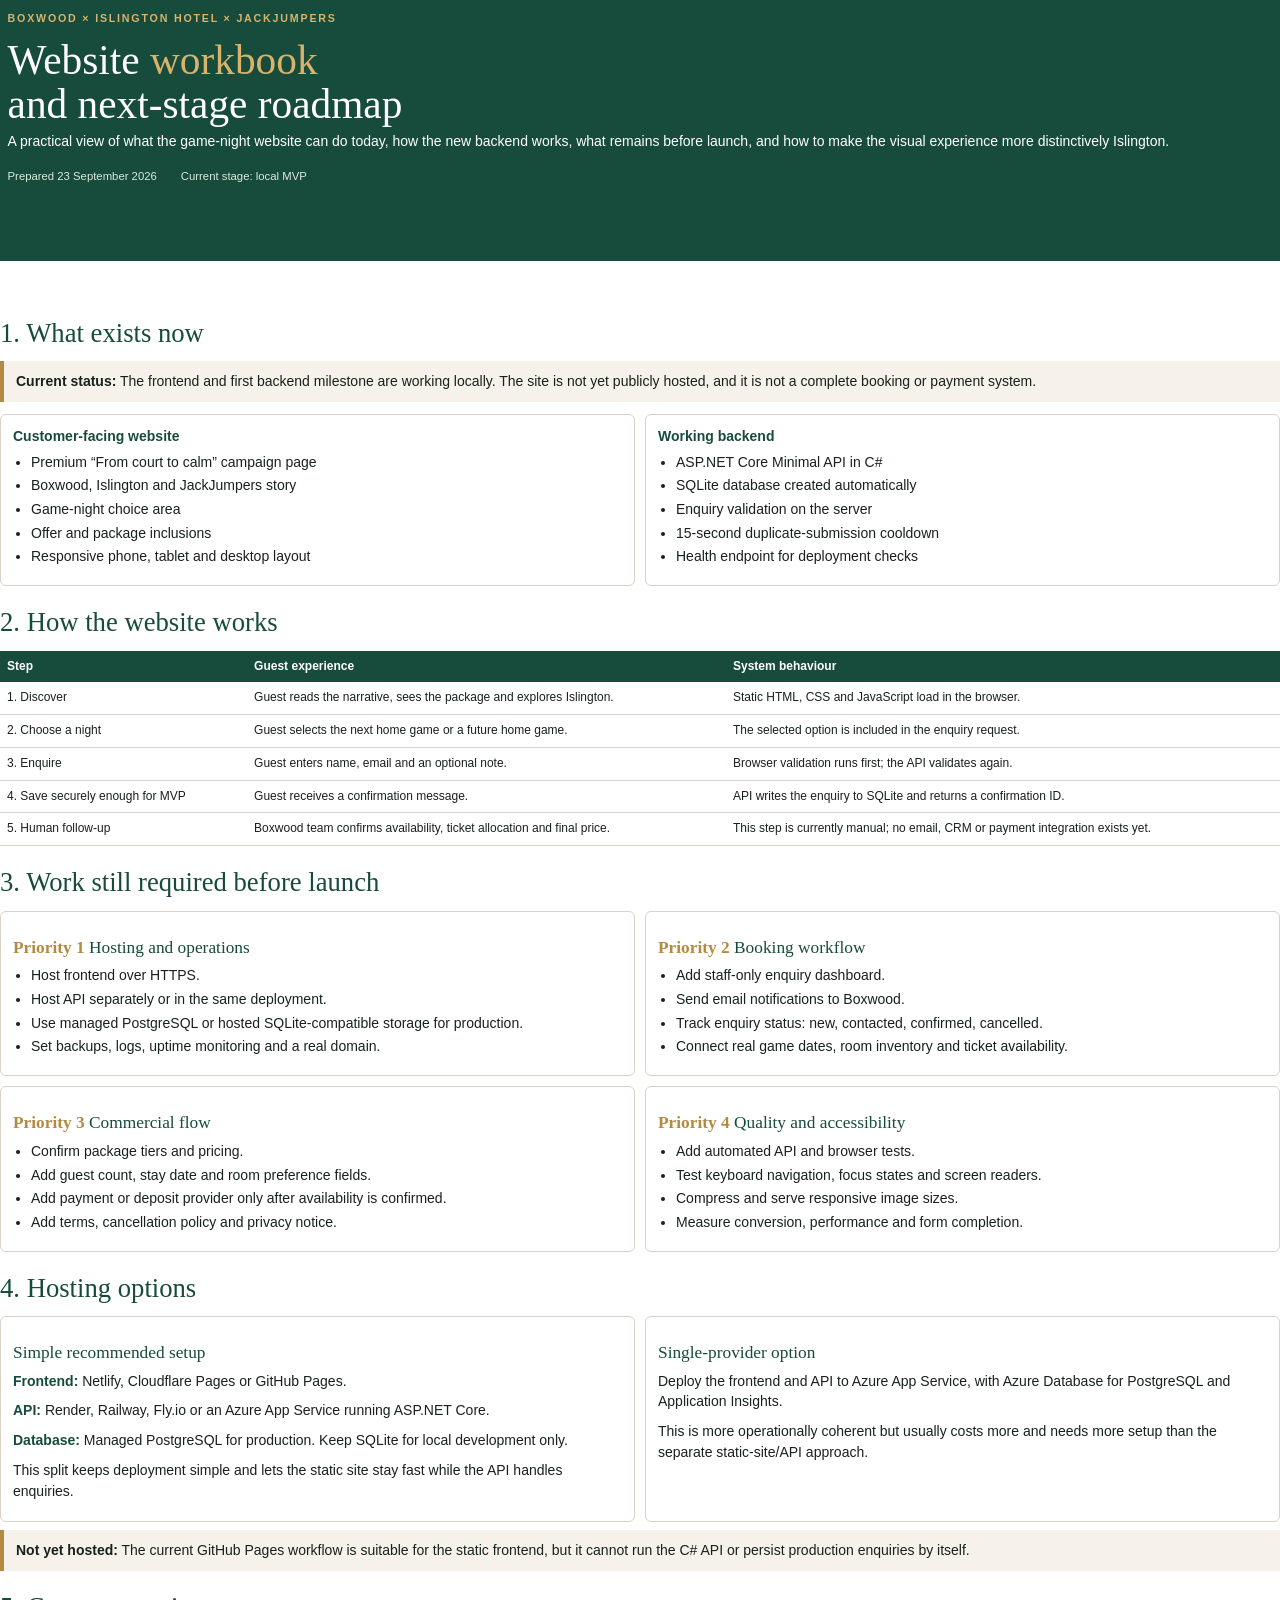
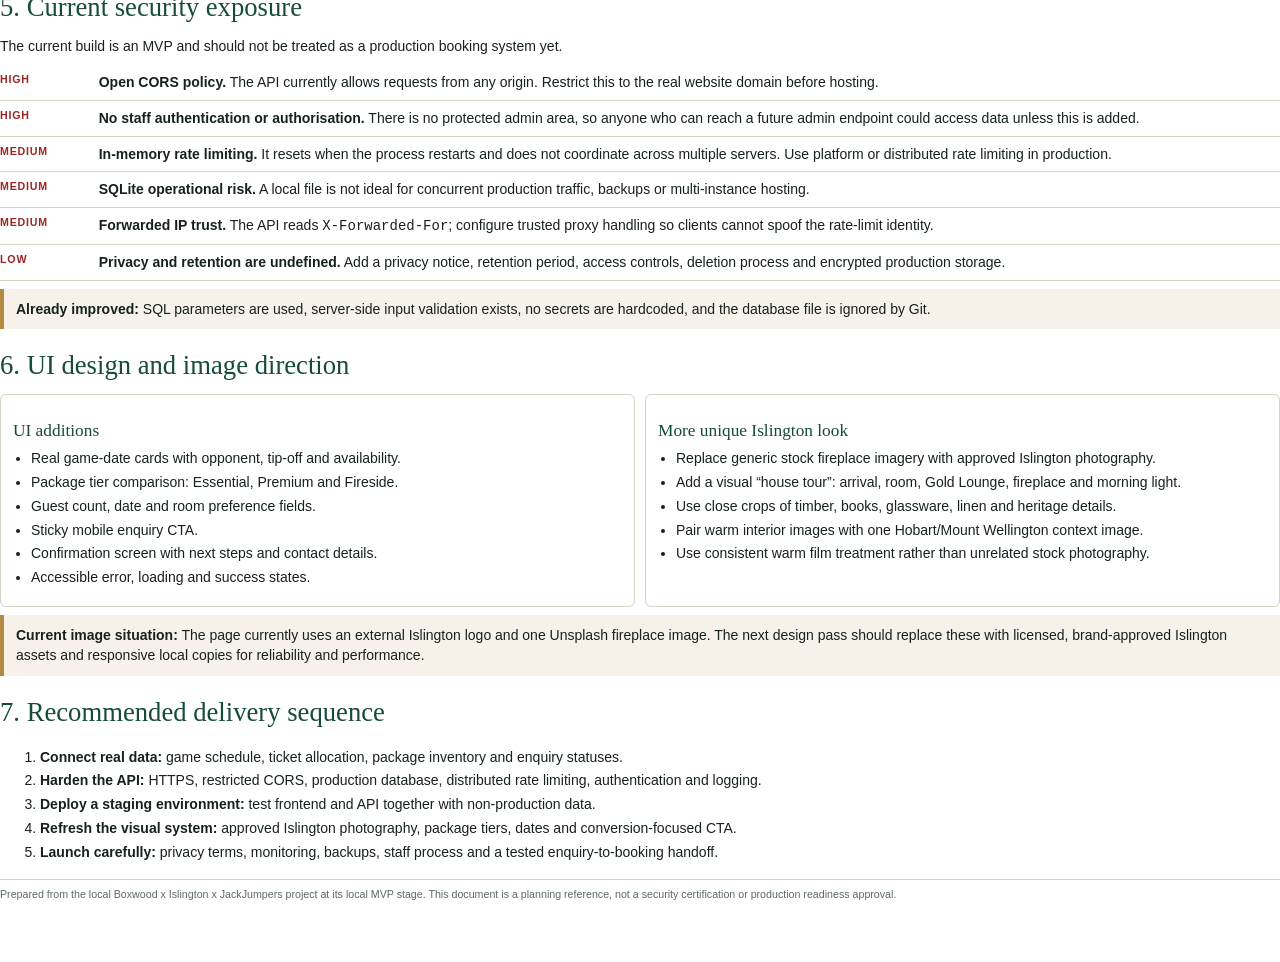
<file: BOXWOOD-PROJECT-ROADMAP.html>
<!doctype html>
<html lang="en">
<head>
  <meta charset="utf-8">
  <title>Boxwood x Islington x JackJumpers | Website roadmap</title>
  <style>
    @page { size: A4; margin: 16mm 15mm; }
    :root { --ink:#17211d; --muted:#5d6b64; --green:#174b3b; --gold:#b48a43; --cream:#f6f2ea; --line:#d9d2c5; }
    * { box-sizing:border-box; }
    body { margin:0; color:var(--ink); font:10.5pt/1.48 -apple-system,BlinkMacSystemFont,"Helvetica Neue",Arial,sans-serif; }
    h1,h2,h3 { margin:0; font-family:Georgia,"Times New Roman",serif; font-weight:500; }
    h1 { color:white; font-size:31pt; line-height:1.05; max-width:150mm; }
    h1 em,h2 em { color:#d8b36b; font-style:normal; }
    h2 { color:var(--green); font-size:20pt; margin-bottom:8px; }
    h3 { color:var(--green); font-size:13pt; margin:12px 0 4px; }
    p { margin:5px 0 9px; }
    .cover { background:var(--green); color:white; padding:19mm 17mm 17mm; margin:-16mm -15mm 14mm; min-height:85mm; }
    .eyebrow { color:#d8b36b; font-size:8pt; letter-spacing:1.8px; text-transform:uppercase; font-weight:700; margin-bottom:12px; }
    .cover p:last-child { color:#dce7df; max-width:145mm; margin-top:13px; }
    .meta { display:flex; gap:24px; margin-top:16px; color:#dce7df; font-size:8.5pt; }
    .section { margin:0 0 17px; break-inside:avoid; }
    .grid { display:grid; grid-template-columns:1fr 1fr; gap:10px; }
    .card { border:1px solid var(--line); border-radius:6px; padding:11px 12px; break-inside:avoid; }
    .card strong { color:var(--green); }
    .status { background:var(--cream); border-left:4px solid var(--gold); padding:10px 12px; margin:8px 0 12px; }
    ul { margin:5px 0 7px 18px; padding:0; }
    li { margin:3px 0; }
    .risk { display:grid; grid-template-columns:24mm 1fr; gap:8px; border-bottom:1px solid var(--line); padding:7px 0; }
    .risk b { color:#9d2525; font-size:8pt; letter-spacing:.8px; }
    .priority { color:var(--gold); font-weight:700; }
    table { width:100%; border-collapse:collapse; font-size:9pt; }
    th { text-align:left; background:var(--green); color:white; padding:7px; }
    td { vertical-align:top; border-bottom:1px solid var(--line); padding:7px; }
    .footer { border-top:1px solid var(--line); color:var(--muted); font-size:8pt; margin-top:16px; padding-top:7px; }
    .page-break { break-before:page; }
  </style>
</head>
<body>
  <header class="cover">
    <div class="eyebrow">Boxwood × Islington Hotel × JackJumpers</div>
    <h1>Website <em>workbook</em><br>and next-stage roadmap</h1>
    <p>A practical view of what the game-night website can do today, how the new backend works, what remains before launch, and how to make the visual experience more distinctively Islington.</p>
    <div class="meta"><span>Prepared 23 September 2026</span><span>Current stage: local MVP</span></div>
  </header>

  <section class="section">
    <h2>1. What exists now</h2>
    <div class="status"><strong>Current status:</strong> The frontend and first backend milestone are working locally. The site is not yet publicly hosted, and it is not a complete booking or payment system.</div>
    <div class="grid">
      <div class="card"><strong>Customer-facing website</strong><ul><li>Premium “From court to calm” campaign page</li><li>Boxwood, Islington and JackJumpers story</li><li>Game-night choice area</li><li>Offer and package inclusions</li><li>Responsive phone, tablet and desktop layout</li></ul></div>
      <div class="card"><strong>Working backend</strong><ul><li>ASP.NET Core Minimal API in C#</li><li>SQLite database created automatically</li><li>Enquiry validation on the server</li><li>15-second duplicate-submission cooldown</li><li>Health endpoint for deployment checks</li></ul></div>
    </div>
  </section>

  <section class="section">
    <h2>2. How the website works</h2>
    <table>
      <tr><th>Step</th><th>Guest experience</th><th>System behaviour</th></tr>
      <tr><td>1. Discover</td><td>Guest reads the narrative, sees the package and explores Islington.</td><td>Static HTML, CSS and JavaScript load in the browser.</td></tr>
      <tr><td>2. Choose a night</td><td>Guest selects the next home game or a future home game.</td><td>The selected option is included in the enquiry request.</td></tr>
      <tr><td>3. Enquire</td><td>Guest enters name, email and an optional note.</td><td>Browser validation runs first; the API validates again.</td></tr>
      <tr><td>4. Save securely enough for MVP</td><td>Guest receives a confirmation message.</td><td>API writes the enquiry to SQLite and returns a confirmation ID.</td></tr>
      <tr><td>5. Human follow-up</td><td>Boxwood team confirms availability, ticket allocation and final price.</td><td>This step is currently manual; no email, CRM or payment integration exists yet.</td></tr>
    </table>
  </section>

  <section class="section">
    <h2>3. Work still required before launch</h2>
    <div class="grid">
      <div class="card"><h3><span class="priority">Priority 1</span> Hosting and operations</h3><ul><li>Host frontend over HTTPS.</li><li>Host API separately or in the same deployment.</li><li>Use managed PostgreSQL or hosted SQLite-compatible storage for production.</li><li>Set backups, logs, uptime monitoring and a real domain.</li></ul></div>
      <div class="card"><h3><span class="priority">Priority 2</span> Booking workflow</h3><ul><li>Add staff-only enquiry dashboard.</li><li>Send email notifications to Boxwood.</li><li>Track enquiry status: new, contacted, confirmed, cancelled.</li><li>Connect real game dates, room inventory and ticket availability.</li></ul></div>
      <div class="card"><h3><span class="priority">Priority 3</span> Commercial flow</h3><ul><li>Confirm package tiers and pricing.</li><li>Add guest count, stay date and room preference fields.</li><li>Add payment or deposit provider only after availability is confirmed.</li><li>Add terms, cancellation policy and privacy notice.</li></ul></div>
      <div class="card"><h3><span class="priority">Priority 4</span> Quality and accessibility</h3><ul><li>Add automated API and browser tests.</li><li>Test keyboard navigation, focus states and screen readers.</li><li>Compress and serve responsive image sizes.</li><li>Measure conversion, performance and form completion.</li></ul></div>
    </div>
  </section>

  <section class="section page-break">
    <h2>4. Hosting options</h2>
    <div class="grid">
      <div class="card"><h3>Simple recommended setup</h3><p><strong>Frontend:</strong> Netlify, Cloudflare Pages or GitHub Pages.</p><p><strong>API:</strong> Render, Railway, Fly.io or an Azure App Service running ASP.NET Core.</p><p><strong>Database:</strong> Managed PostgreSQL for production. Keep SQLite for local development only.</p><p>This split keeps deployment simple and lets the static site stay fast while the API handles enquiries.</p></div>
      <div class="card"><h3>Single-provider option</h3><p>Deploy the frontend and API to Azure App Service, with Azure Database for PostgreSQL and Application Insights.</p><p>This is more operationally coherent but usually costs more and needs more setup than the separate static-site/API approach.</p></div>
    </div>
    <div class="status"><strong>Not yet hosted:</strong> The current GitHub Pages workflow is suitable for the static frontend, but it cannot run the C# API or persist production enquiries by itself.</div>
  </section>

  <section class="section">
    <h2>5. Current security exposure</h2>
    <p>The current build is an MVP and should not be treated as a production booking system yet.</p>
    <div class="risk"><b>HIGH</b><div><strong>Open CORS policy.</strong> The API currently allows requests from any origin. Restrict this to the real website domain before hosting.</div></div>
    <div class="risk"><b>HIGH</b><div><strong>No staff authentication or authorisation.</strong> There is no protected admin area, so anyone who can reach a future admin endpoint could access data unless this is added.</div></div>
    <div class="risk"><b>MEDIUM</b><div><strong>In-memory rate limiting.</strong> It resets when the process restarts and does not coordinate across multiple servers. Use platform or distributed rate limiting in production.</div></div>
    <div class="risk"><b>MEDIUM</b><div><strong>SQLite operational risk.</strong> A local file is not ideal for concurrent production traffic, backups or multi-instance hosting.</div></div>
    <div class="risk"><b>MEDIUM</b><div><strong>Forwarded IP trust.</strong> The API reads <code>X-Forwarded-For</code>; configure trusted proxy handling so clients cannot spoof the rate-limit identity.</div></div>
    <div class="risk"><b>LOW</b><div><strong>Privacy and retention are undefined.</strong> Add a privacy notice, retention period, access controls, deletion process and encrypted production storage.</div></div>
    <div class="status"><strong>Already improved:</strong> SQL parameters are used, server-side input validation exists, no secrets are hardcoded, and the database file is ignored by Git.</div>
  </section>

  <section class="section">
    <h2>6. UI design and image direction</h2>
    <div class="grid">
      <div class="card"><h3>UI additions</h3><ul><li>Real game-date cards with opponent, tip-off and availability.</li><li>Package tier comparison: Essential, Premium and Fireside.</li><li>Guest count, date and room preference fields.</li><li>Sticky mobile enquiry CTA.</li><li>Confirmation screen with next steps and contact details.</li><li>Accessible error, loading and success states.</li></ul></div>
      <div class="card"><h3>More unique Islington look</h3><ul><li>Replace generic stock fireplace imagery with approved Islington photography.</li><li>Add a visual “house tour”: arrival, room, Gold Lounge, fireplace and morning light.</li><li>Use close crops of timber, books, glassware, linen and heritage details.</li><li>Pair warm interior images with one Hobart/Mount Wellington context image.</li><li>Use consistent warm film treatment rather than unrelated stock photography.</li></ul></div>
    </div>
    <div class="status"><strong>Current image situation:</strong> The page currently uses an external Islington logo and one Unsplash fireplace image. The next design pass should replace these with licensed, brand-approved Islington assets and responsive local copies for reliability and performance.</div>
  </section>

  <section class="section">
    <h2>7. Recommended delivery sequence</h2>
    <ol>
      <li><strong>Connect real data:</strong> game schedule, ticket allocation, package inventory and enquiry statuses.</li>
      <li><strong>Harden the API:</strong> HTTPS, restricted CORS, production database, distributed rate limiting, authentication and logging.</li>
      <li><strong>Deploy a staging environment:</strong> test frontend and API together with non-production data.</li>
      <li><strong>Refresh the visual system:</strong> approved Islington photography, package tiers, dates and conversion-focused CTA.</li>
      <li><strong>Launch carefully:</strong> privacy terms, monitoring, backups, staff process and a tested enquiry-to-booking handoff.</li>
    </ol>
  </section>

  <div class="footer">Prepared from the local Boxwood x Islington x JackJumpers project at its local MVP stage. This document is a planning reference, not a security certification or production readiness approval.</div>
</body>
</html>
</file>
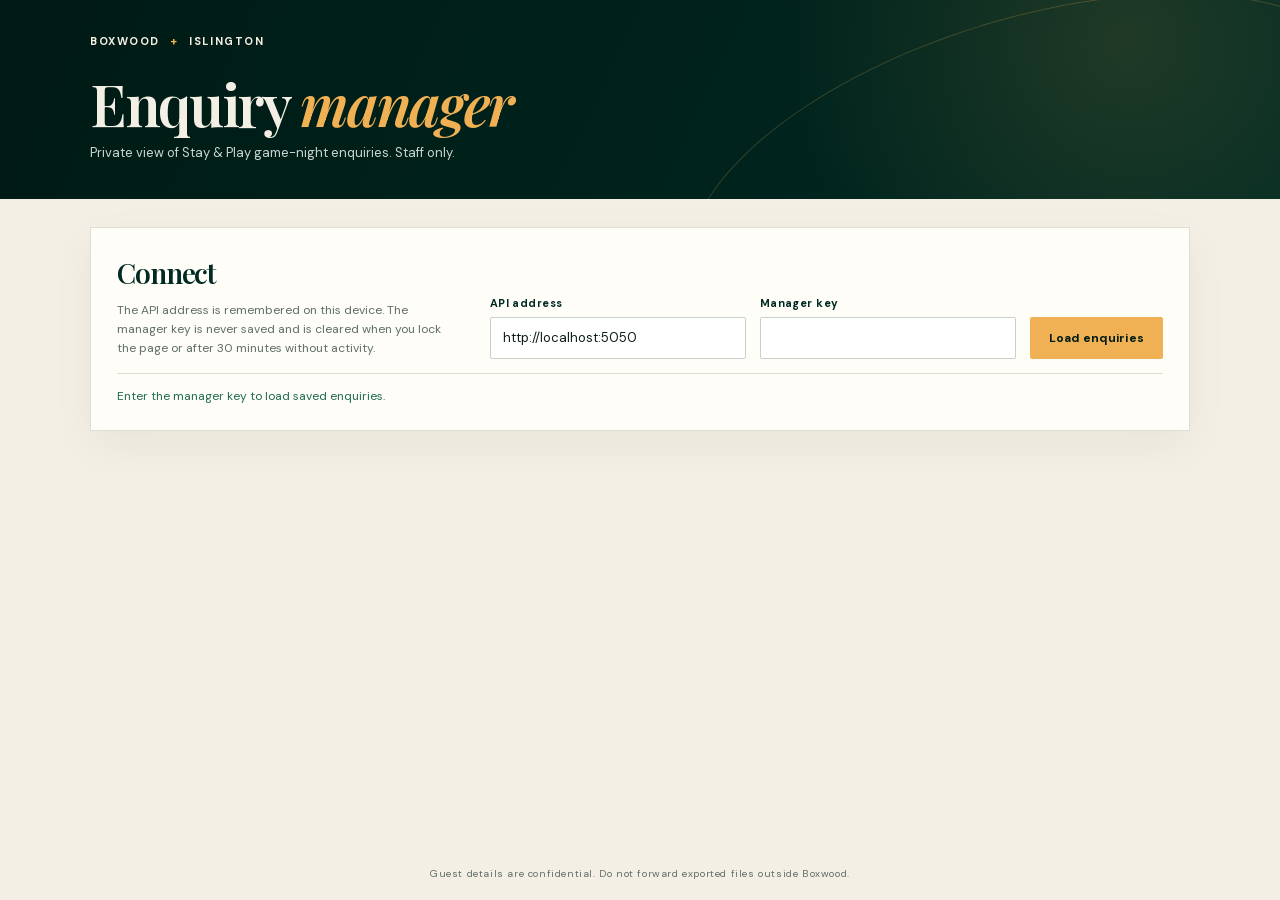
<file: manager.html>
<!doctype html>
<html lang="en">
<head>
  <meta charset="utf-8">
  <meta name="viewport" content="width=device-width, initial-scale=1">
  <!-- connect-src allows any HTTPS API so the same page works against the hosted API. -->
  <meta http-equiv="Content-Security-Policy" content="default-src 'none'; script-src 'self'; style-src 'self'; font-src 'self'; connect-src 'self' http://localhost:5050 https:; img-src 'self'; base-uri 'none'; form-action 'none'">
  <meta name="referrer" content="no-referrer">
  <meta name="robots" content="noindex, nofollow">
  <title>Enquiry manager | Boxwood</title>
  <link rel="icon" href="assets/favicon.svg" type="image/svg+xml">
  <link rel="stylesheet" href="assets/fonts.css">
  <link rel="stylesheet" href="manager.css?v=20261003-game">
  <script src="config.js?v=20260928-render" defer></script>
  <script src="manager.js?v=20260928-render" defer></script>
</head>
<body>
  <header class="masthead">
    <div class="masthead-inner">
      <p class="wordmark">BOXWOOD <span>+</span> ISLINGTON</p>
      <h1>Enquiry <em>manager</em></h1>
      <p class="masthead-note">Private view of Stay &amp; Play game-night enquiries. Staff only.</p>
    </div>
  </header>

  <main class="shell">
    <section class="panel connect" aria-labelledby="connect-title">
      <div class="connect-copy">
        <h2 id="connect-title">Connect</h2>
        <p>The API address is remembered on this device. The manager key is never saved and is cleared when you lock the page or after 30 minutes without activity.</p>
      </div>
      <form id="manager-form" class="connect-form">
        <label class="field">API address
          <input id="api-base" type="url" autocomplete="url" spellcheck="false" required>
        </label>
        <label class="field">Manager key
          <input id="admin-key" type="password" autocomplete="current-password" spellcheck="false" required>
        </label>
        <div class="connect-actions">
          <button class="button button-primary" type="submit" id="load-button">Load enquiries</button>
          <button class="button button-quiet" type="button" id="lock-button" hidden>Lock</button>
        </div>
      </form>
      <p class="status" id="status" role="status" aria-live="polite">Enter the manager key to load saved enquiries.</p>
    </section>

    <section id="dashboard" class="dashboard" hidden aria-label="Enquiries">
      <div class="stats">
        <div class="stat"><span class="stat-label">Total enquiries</span><strong id="stat-total">0</strong></div>
        <div class="stat"><span class="stat-label">Last 7 days</span><strong id="stat-week">0</strong></div>
        <div class="stat stat-wide"><span class="stat-label">Most requested match</span><strong id="stat-match">–</strong></div>
      </div>

      <div class="toolbar">
        <label class="field field-search">Search
          <input id="search" type="search" placeholder="Name, email or note" autocomplete="off">
        </label>
        <label class="field">Match
          <select id="match-filter"><option value="">All matches</option></select>
        </label>
        <div class="toolbar-actions">
          <button class="button button-quiet" type="button" id="refresh-button">Refresh</button>
          <button class="button button-quiet" type="button" id="export-button">Export CSV</button>
        </div>
      </div>

      <p class="result-count" id="result-count" aria-live="polite"></p>
      <div id="results"></div>
    </section>
  </main>

  <footer class="page-footer">Guest details are confidential. Do not forward exported files outside Boxwood.</footer>
</body>
</html>
</file>
<file: assets/fonts.css>
/* DM Sans and Playfair Display (SIL Open Font License 1.1), latin subset, self-hosted. */
@font-face {
  font-family: 'DM Sans';
  font-style: normal;
  font-weight: 400;
  font-display: swap;
  src: url(fonts/dm-sans-normal-latin.woff2) format('woff2');
  unicode-range: U+0000-00FF, U+0131, U+0152-0153, U+02BB-02BC, U+02C6, U+02DA, U+02DC, U+0304, U+0308, U+0329, U+2000-206F, U+20AC, U+2122, U+2191, U+2193, U+2212, U+2215, U+FEFF, U+FFFD;
}
@font-face {
  font-family: 'DM Sans';
  font-style: normal;
  font-weight: 500;
  font-display: swap;
  src: url(fonts/dm-sans-normal-latin.woff2) format('woff2');
  unicode-range: U+0000-00FF, U+0131, U+0152-0153, U+02BB-02BC, U+02C6, U+02DA, U+02DC, U+0304, U+0308, U+0329, U+2000-206F, U+20AC, U+2122, U+2191, U+2193, U+2212, U+2215, U+FEFF, U+FFFD;
}
@font-face {
  font-family: 'DM Sans';
  font-style: normal;
  font-weight: 700;
  font-display: swap;
  src: url(fonts/dm-sans-normal-latin.woff2) format('woff2');
  unicode-range: U+0000-00FF, U+0131, U+0152-0153, U+02BB-02BC, U+02C6, U+02DA, U+02DC, U+0304, U+0308, U+0329, U+2000-206F, U+20AC, U+2122, U+2191, U+2193, U+2212, U+2215, U+FEFF, U+FFFD;
}
@font-face {
  font-family: 'Playfair Display';
  font-style: italic;
  font-weight: 600;
  font-display: swap;
  src: url(fonts/playfair-display-italic-latin.woff2) format('woff2');
  unicode-range: U+0000-00FF, U+0131, U+0152-0153, U+02BB-02BC, U+02C6, U+02DA, U+02DC, U+0304, U+0308, U+0329, U+2000-206F, U+20AC, U+2122, U+2191, U+2193, U+2212, U+2215, U+FEFF, U+FFFD;
}
@font-face {
  font-family: 'Playfair Display';
  font-style: normal;
  font-weight: 600;
  font-display: swap;
  src: url(fonts/playfair-display-normal-latin.woff2) format('woff2');
  unicode-range: U+0000-00FF, U+0131, U+0152-0153, U+02BB-02BC, U+02C6, U+02DA, U+02DC, U+0304, U+0308, U+0329, U+2000-206F, U+20AC, U+2122, U+2191, U+2193, U+2212, U+2215, U+FEFF, U+FFFD;
}
</file>
<file: manager.css>
:root{--ink:#0f1d19;--forest:#002a22;--deep:#001a15;--jade:#1f6b52;--gold:#efb154;--cream:#f4efe4;--paper:#fffdf8;--muted:#5f6e68;--line:#dcded3;--danger:#a3392e;color-scheme:light}
*{box-sizing:border-box}
body{margin:0;min-height:100vh;display:flex;flex-direction:column;color:var(--ink);background:var(--cream);font-family:"DM Sans",Arial,sans-serif;font-size:14px}
[hidden]{display:none!important}

.masthead{position:relative;overflow:hidden;color:var(--cream);background:radial-gradient(circle at 88% 20%,#efb15422,transparent 30%),linear-gradient(115deg,var(--deep),var(--forest))}
.masthead:after{position:absolute;right:-8%;bottom:-70%;width:55%;height:160%;border:1px solid #efb15438;border-radius:50%;content:"";transform:rotate(-17deg)}
.masthead-inner{position:relative;z-index:1;max-width:1180px;margin:0 auto;padding:34px clamp(16px,4vw,40px) 38px}
.wordmark{margin:0 0 26px;font-size:11px;font-weight:700;letter-spacing:.14em}.wordmark span{margin:0 6px;color:var(--gold)}
h1,h2{margin:0;font-family:"Playfair Display",Georgia,serif;font-weight:600;letter-spacing:-.04em}
h1{font-size:clamp(38px,6vw,58px);line-height:1}h1 em{color:var(--gold);font-style:italic}
.masthead-note{margin:12px 0 0;color:#c9d6d0;font-size:13px}

.shell{width:100%;max-width:1180px;margin:0 auto;padding:28px clamp(16px,4vw,40px) 48px;flex:1}
.panel,.stat,.toolbar,.enquiries{background:var(--paper);border:1px solid var(--line);box-shadow:0 14px 40px #002a220d}

.connect{display:grid;grid-template-columns:minmax(0,.8fr) minmax(0,1.6fr);gap:14px 36px;padding:26px}
.connect h2{color:var(--forest);font-size:28px}
.connect-copy p{margin:10px 0 0;color:var(--muted);font-size:12px;line-height:1.6}
.connect-form{display:grid;grid-template-columns:1fr 1fr auto;gap:14px;align-items:end}
.connect-actions{display:flex;gap:8px}
.status{grid-column:1/-1;margin:0;padding-top:14px;border-top:1px solid var(--line);color:var(--jade);font-size:12px}
.status.error{color:var(--danger)}

.field{display:grid;gap:7px;min-width:0;color:var(--forest);font-size:11px;font-weight:700;letter-spacing:.04em}
input,select{width:100%;min-height:42px;padding:0 12px;color:var(--ink);background:#fff;border:1px solid #c9d1c8;border-radius:2px;font:inherit;font-size:13px;font-weight:400;letter-spacing:0}
input:focus,select:focus{outline:none;border-color:var(--jade);box-shadow:0 0 0 4px #1f6b521f}

.button{min-height:42px;padding:0 18px;border:1px solid transparent;border-radius:2px;cursor:pointer;font:inherit;font-size:12px;font-weight:700;letter-spacing:.02em;white-space:nowrap;transition:background .2s ease,transform .2s ease}
.button:hover{transform:translateY(-1px)}.button:disabled{cursor:progress;opacity:.65;transform:none}
.button-primary{color:var(--deep);background:var(--gold)}.button-primary:hover{background:#f5c878}
.button-quiet{color:var(--forest);background:transparent;border-color:#bfc9bf}.button-quiet:hover{background:#eef0e8}
.button:focus-visible,a:focus-visible{outline:3px solid var(--gold);outline-offset:2px}

.dashboard{margin-top:22px}
.stats{display:grid;grid-template-columns:1fr 1fr 2fr;gap:14px}
.stat{padding:18px 20px}
.stat-label{display:block;color:var(--muted);font-size:10px;font-weight:700;letter-spacing:.14em;text-transform:uppercase}
.stat strong{display:block;margin-top:8px;color:var(--forest);font-family:"Playfair Display",Georgia,serif;font-size:34px;line-height:1.1}
.stat-wide strong{font-family:inherit;font-size:15px;line-height:1.4;overflow-wrap:anywhere}

.toolbar{display:grid;grid-template-columns:minmax(0,1.4fr) minmax(0,1fr) auto;gap:14px;align-items:end;margin-top:14px;padding:18px 20px}
.toolbar-actions{display:flex;gap:8px}
.result-count{margin:18px 2px 10px;color:var(--muted);font-size:12px}

.enquiries{width:100%;border-collapse:collapse}
.enquiries th{padding:12px 16px;color:var(--forest);background:#f1ede3;font-size:10px;font-weight:700;letter-spacing:.12em;text-align:left;text-transform:uppercase}
.enquiries td{padding:16px;border-top:1px solid var(--line);vertical-align:top;font-size:13px;line-height:1.5}
.enquiries tbody tr:hover{background:#faf7f0}
.enquiries td:first-child{min-width:230px}.enquiries td.received{min-width:150px}.enquiries td:last-child{width:1%}
.enquiries td:last-child .row-actions{flex-wrap:nowrap}
.guest-name{display:block;color:var(--ink);font-weight:700}
.guest-email{color:var(--jade);overflow-wrap:anywhere}
.guest-note{white-space:pre-wrap;overflow-wrap:anywhere;color:#2f3d38}.guest-note.empty{color:#98a69f;font-style:italic}
.match{color:var(--forest);font-weight:500}
.received time{display:block}.received small{color:var(--muted);font-size:11px}
.badge{display:inline-block;margin-left:6px;padding:2px 7px;color:var(--deep);background:var(--gold);border-radius:20px;font-size:9px;font-weight:700;letter-spacing:.08em;text-transform:uppercase;vertical-align:middle}
.row-actions{display:flex;flex-wrap:wrap;gap:6px}
.row-actions a,.row-actions button{display:inline-flex;align-items:center;min-height:32px;padding:0 11px;color:var(--forest);background:transparent;border:1px solid #c6cfc6;border-radius:2px;cursor:pointer;font:inherit;font-size:11px;font-weight:700;text-decoration:none;white-space:nowrap}
.row-actions a:hover,.row-actions button:hover{background:#eef0e8}
.row-actions .reply{color:var(--deep);background:var(--gold);border-color:var(--gold)}.row-actions .reply:hover{background:#f5c878}

.empty-state{padding:44px 20px;color:var(--muted);text-align:center;background:var(--paper);border:1px dashed #c9d1c8}
.page-footer{padding:20px clamp(16px,4vw,40px);color:var(--muted);font-size:10px;letter-spacing:.06em;text-align:center}

@media (max-width:900px){
  .connect{grid-template-columns:1fr}
  .connect-form{grid-template-columns:1fr 1fr}.connect-actions{grid-column:1/-1}
  .stats{grid-template-columns:1fr 1fr}.stat-wide{grid-column:1/-1}
  .toolbar{grid-template-columns:1fr 1fr}.toolbar-actions{grid-column:1/-1}
}
@media (max-width:700px){
  .connect{padding:20px}
  .connect-form,.toolbar{grid-template-columns:1fr}
  .connect-actions .button,.toolbar-actions .button{flex:1}
  /* Each enquiry becomes a card; data-label supplies the column name. */
  .enquiries,.enquiries tbody,.enquiries tr,.enquiries td{display:block;width:100%}
  .enquiries{background:none;border:0;box-shadow:none}
  .enquiries thead{display:none}
  .enquiries tr{margin-bottom:12px;background:var(--paper);border:1px solid var(--line)}
  .enquiries td{padding:10px 16px;border-top:1px solid #ecebe3}.enquiries td:first-child{min-width:0;border-top:0;padding-top:16px}.enquiries td:last-child{width:100%}
  .enquiries td[data-label]:before{display:block;margin-bottom:3px;color:var(--muted);content:attr(data-label);font-size:9px;font-weight:700;letter-spacing:.12em;text-transform:uppercase}
}
@media (prefers-reduced-motion:reduce){.button{transition:none}.button:hover{transform:none}}
</file>
